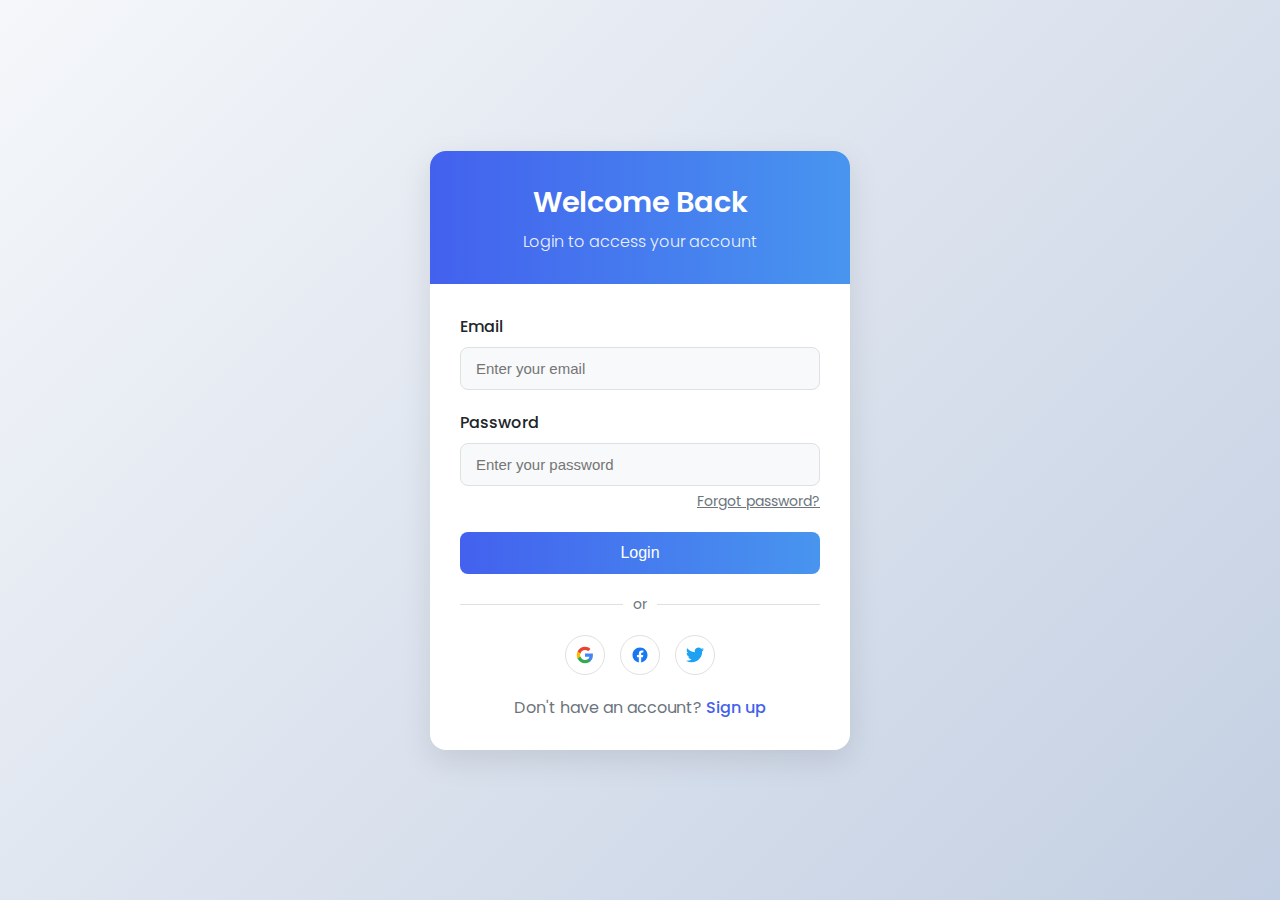
<file: public/index.html>
<!DOCTYPE html>
<html lang="en">
<head>
    <meta charset="UTF-8">
    <meta name="viewport" content="width=device-width, initial-scale=1.0">
    <title>Login</title>
    <link rel="stylesheet" href="/public/css/index.css">
    <link href="https://fonts.googleapis.com/css2?family=Poppins:wght@300;400;500;600&display=swap" rel="stylesheet">
</head>
<body>
    <div class="auth-container">
        <div class="auth-header">
            <h1>Welcome Back</h1>
            <p>Login to access your account</p>
        </div>
        
        <div class="auth-body">
            <form action="/login" method="POST">
                <div class="form-group">
                    <label for="email">Email</label>
                    <input type="email" id="email" name="email" class="form-control" placeholder="Enter your email" required>
                </div>
                
                <div class="form-group">
                    <label for="password">Password</label>
                    <input type="password" id="password" name="password" class="form-control" placeholder="Enter your password" required>
                    <a href="#" class="forgot-password">Forgot password?</a>
                </div>
                
                <button type="submit" class="btn">Login</button>
                
                <div class="divider">or</div>
                
                <div class="social-login">
                    <div class="social-btn">
                        <svg xmlns="http://www.w3.org/2000/svg" width="18" height="18" viewBox="0 0 24 24" fill="#4285F4">
                            <path d="M22.56 12.25c0-.78-.07-1.53-.2-2.25H12v4.26h5.92c-.26 1.37-1.04 2.53-2.21 3.31v2.77h3.57c2.08-1.92 3.28-4.74 3.28-8.09z" fill="#4285F4"/>
                            <path d="M12 23c2.97 0 5.46-.98 7.28-2.66l-3.57-2.77c-.98.66-2.23 1.06-3.71 1.06-2.86 0-5.29-1.93-6.16-4.53H2.18v2.84C3.99 20.53 7.7 23 12 23z" fill="#34A853"/>
                            <path d="M5.84 14.09c-.22-.66-.35-1.36-.35-2.09s.13-1.43.35-2.09V7.07H2.18C1.43 8.55 1 10.22 1 12s.43 3.45 1.18 4.93l2.85-2.22.81-.62z" fill="#FBBC05"/>
                            <path d="M12 5.38c1.62 0 3.06.56 4.21 1.64l3.15-3.15C17.45 2.09 14.97 1 12 1 7.7 1 3.99 3.47 2.18 7.07l3.66 2.84c.87-2.6 3.3-4.53 6.16-4.53z" fill="#EA4335"/>
                        </svg>
                    </div>
                    <div class="social-btn">
                        <svg xmlns="http://www.w3.org/2000/svg" width="18" height="18" viewBox="0 0 24 24" fill="#1877F2">
                            <path d="M22 12c0-5.523-4.477-10-10-10S2 6.477 2 12c0 4.991 3.657 9.128 8.438 9.878v-6.987h-2.54V12h2.54V9.797c0-2.506 1.492-3.89 3.777-3.89 1.094 0 2.238.195 2.238.195v2.46h-1.26c-1.243 0-1.63.771-1.63 1.562V12h2.773l-.443 2.89h-2.33v6.988C18.343 21.128 22 16.991 22 12z"/>
                        </svg>
                    </div>
                    <div class="social-btn">
                        <svg xmlns="http://www.w3.org/2000/svg" width="18" height="18" viewBox="0 0 24 24" fill="#1DA1F2">
                            <path d="M23.953 4.57a10 10 0 01-2.825.775 4.958 4.958 0 002.163-2.723c-.951.555-2.005.959-3.127 1.184a4.92 4.92 0 00-8.384 4.482C7.69 8.095 4.067 6.13 1.64 3.162a4.822 4.822 0 00-.666 2.475c0 1.71.87 3.213 2.188 4.096a4.904 4.904 0 01-2.228-.616v.06a4.923 4.923 0 003.946 4.827 4.996 4.996 0 01-2.212.085 4.936 4.936 0 004.604 3.417 9.867 9.867 0 01-6.102 2.105c-.39 0-.779-.023-1.17-.067a13.995 13.995 0 007.557 2.209c9.053 0 13.998-7.496 13.998-13.985 0-.21 0-.42-.015-.63A9.935 9.935 0 0024 4.59z"/>
                        </svg>
                    </div>
                </div>
            </form>
            
            <div class="auth-footer">
                Don't have an account? <a href="signup.html">Sign up</a>
            </div>
        </div>
    </div>
</body>
</html>
</file>
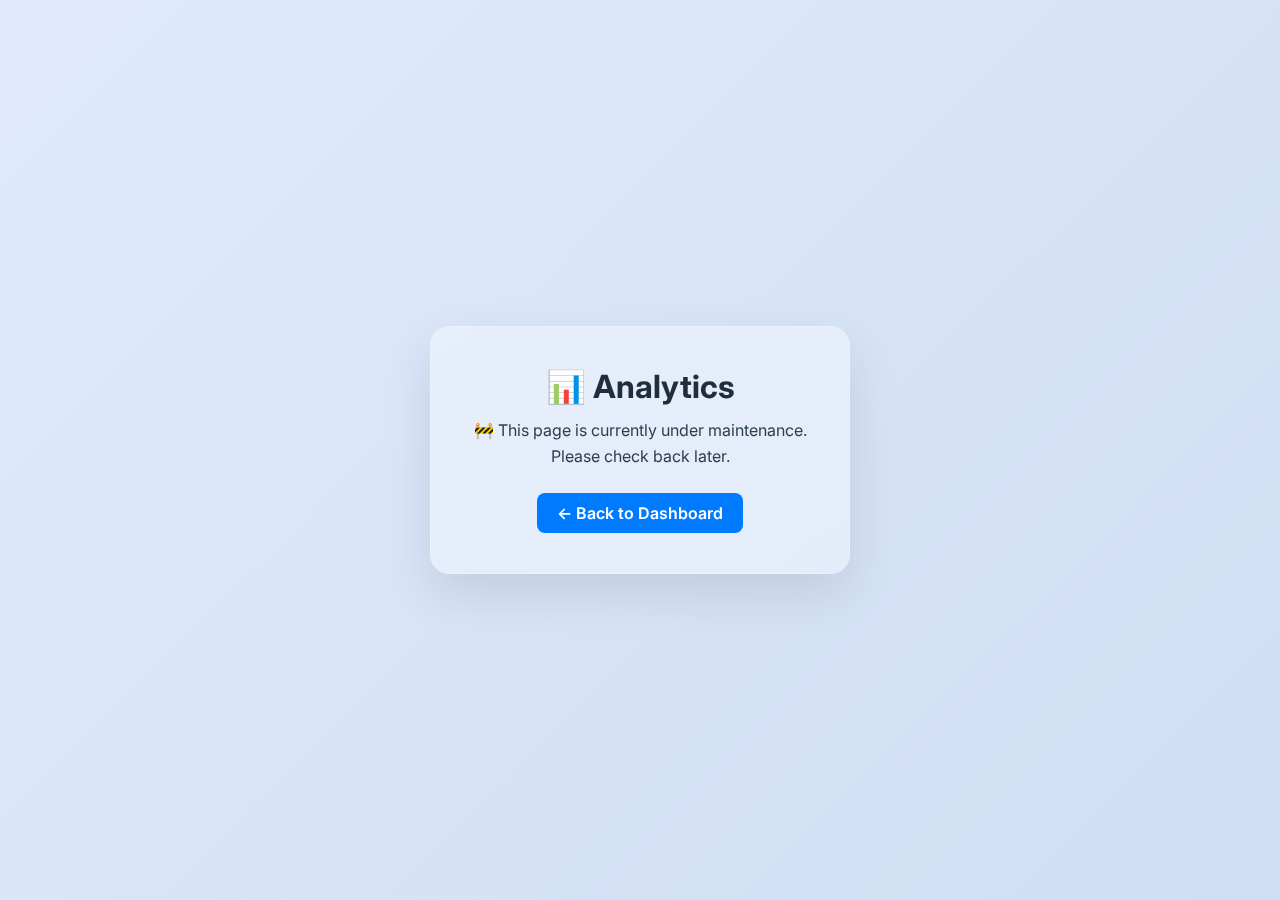
<file: analytics.html>
<!DOCTYPE html>
<html lang="en">
<head>
    <meta charset="UTF-8">
    <title>Analytics - Under Maintenance</title>
    <link rel="stylesheet" href="css/maintenance.css">
</head>
<body>
    <div class="maintenance-container">
        <h1>📊 Analytics</h1>
        <p>🚧 This page is currently under maintenance.<br>Please check back later.</p>
        <a href="dashboard.html">← Back to Dashboard</a>
    </div>
</body>
</html>
</file>
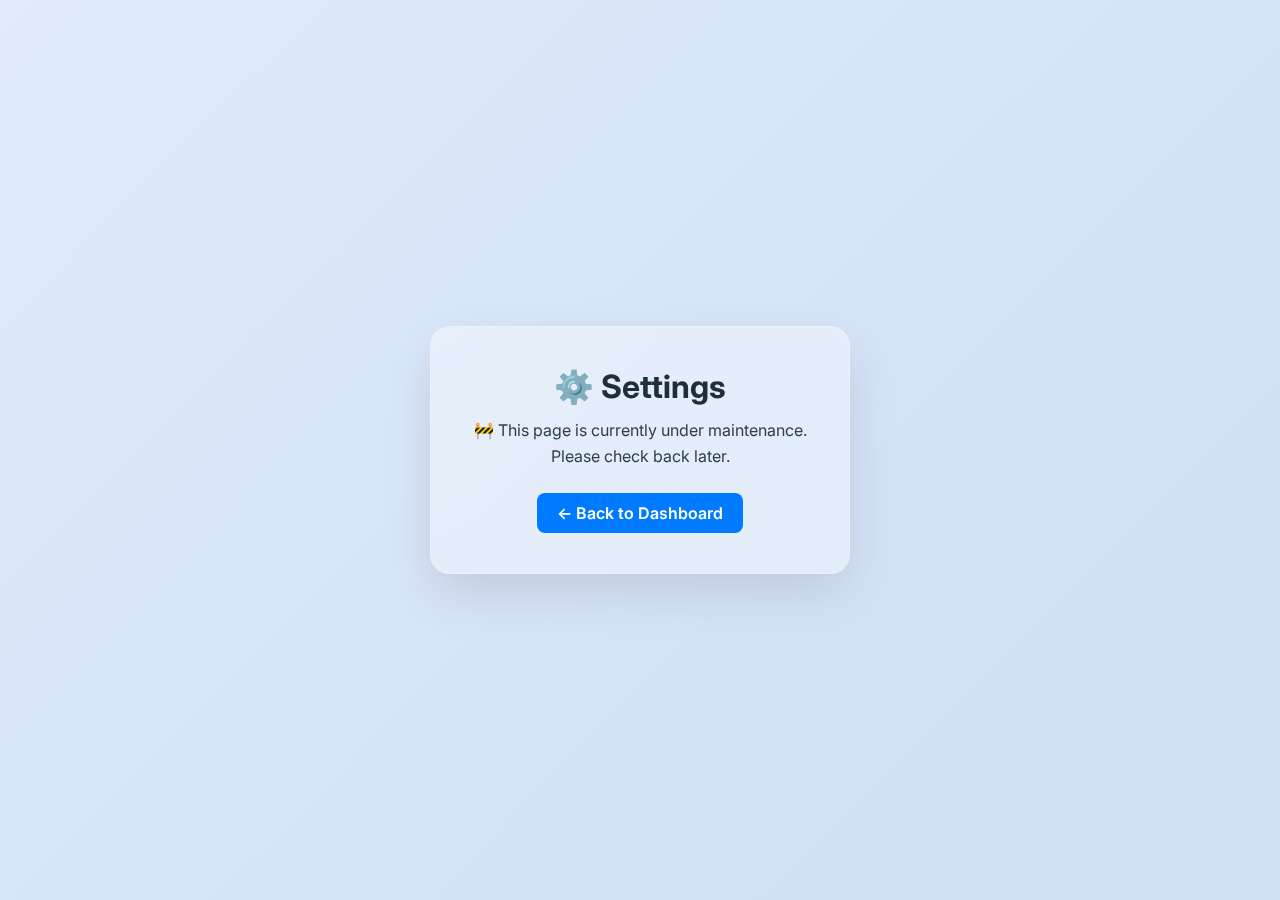
<file: settings.html>
<!DOCTYPE html>
<html lang="en">
<head>
    <meta charset="UTF-8">
    <title>Settings - Under Maintenance</title>
    <link rel="stylesheet" href="css/maintenance.css">
</head>
<body>
    <div class="maintenance-container">
        <h1>⚙️ Settings</h1>
        <p>🚧 This page is currently under maintenance.<br>Please check back later.</p>
        <a href="dashboard.html">← Back to Dashboard</a>
    </div>
</body>
</html>
</file>
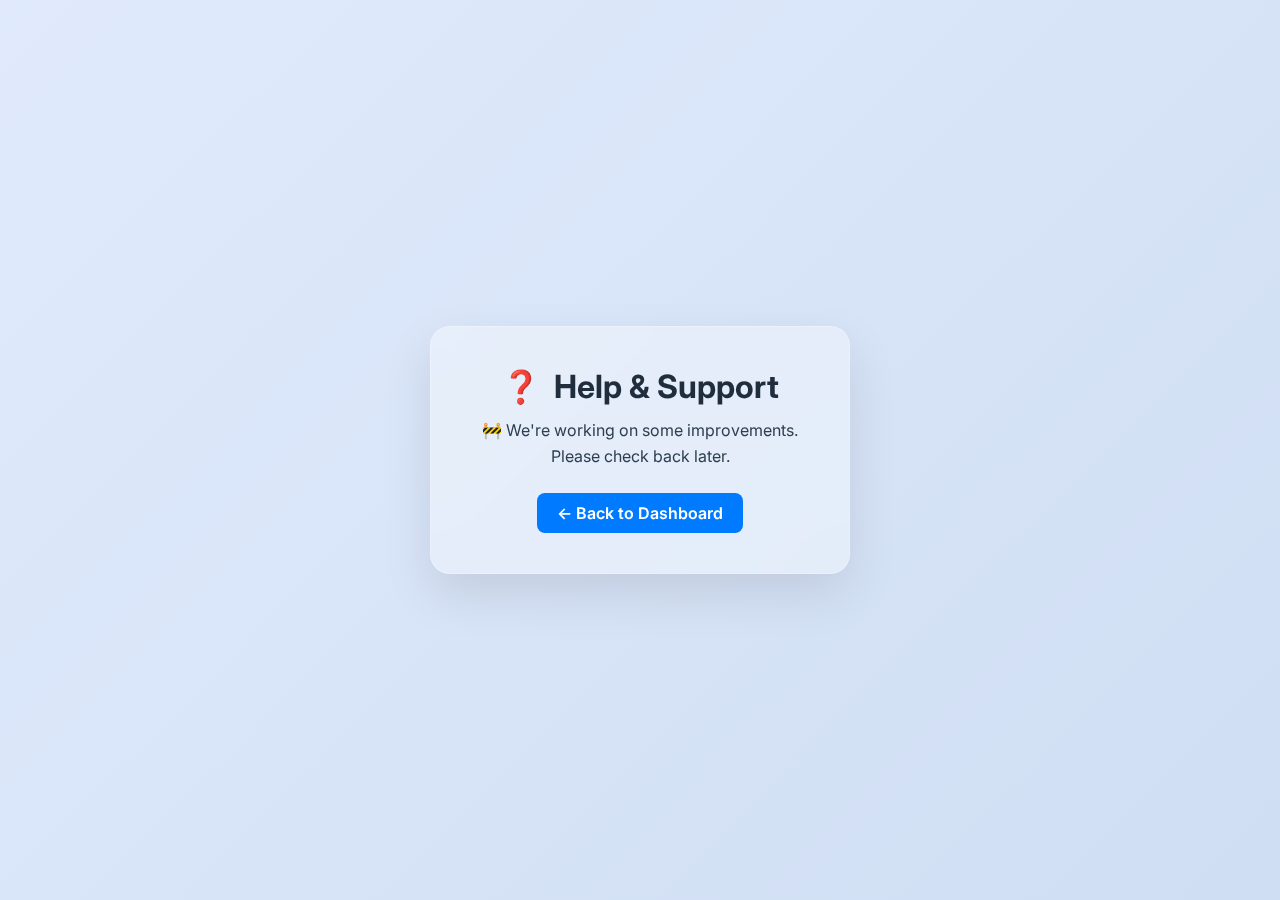
<file: support.html>
<!DOCTYPE html>
<html lang="en">
<head>
    <meta charset="UTF-8">
    <title>Help & Support - Under Maintenance</title>
    <link rel="stylesheet" href="css/maintenance.css">
</head>
<body>
    <div class="maintenance-container">
        <h1><span>❓</span> Help & Support</h1>
        <p>🚧 We're working on some improvements.<br>Please check back later.</p>
        <a href="dashboard.html">← Back to Dashboard</a>
    </div>
</body>
</html>
</file>
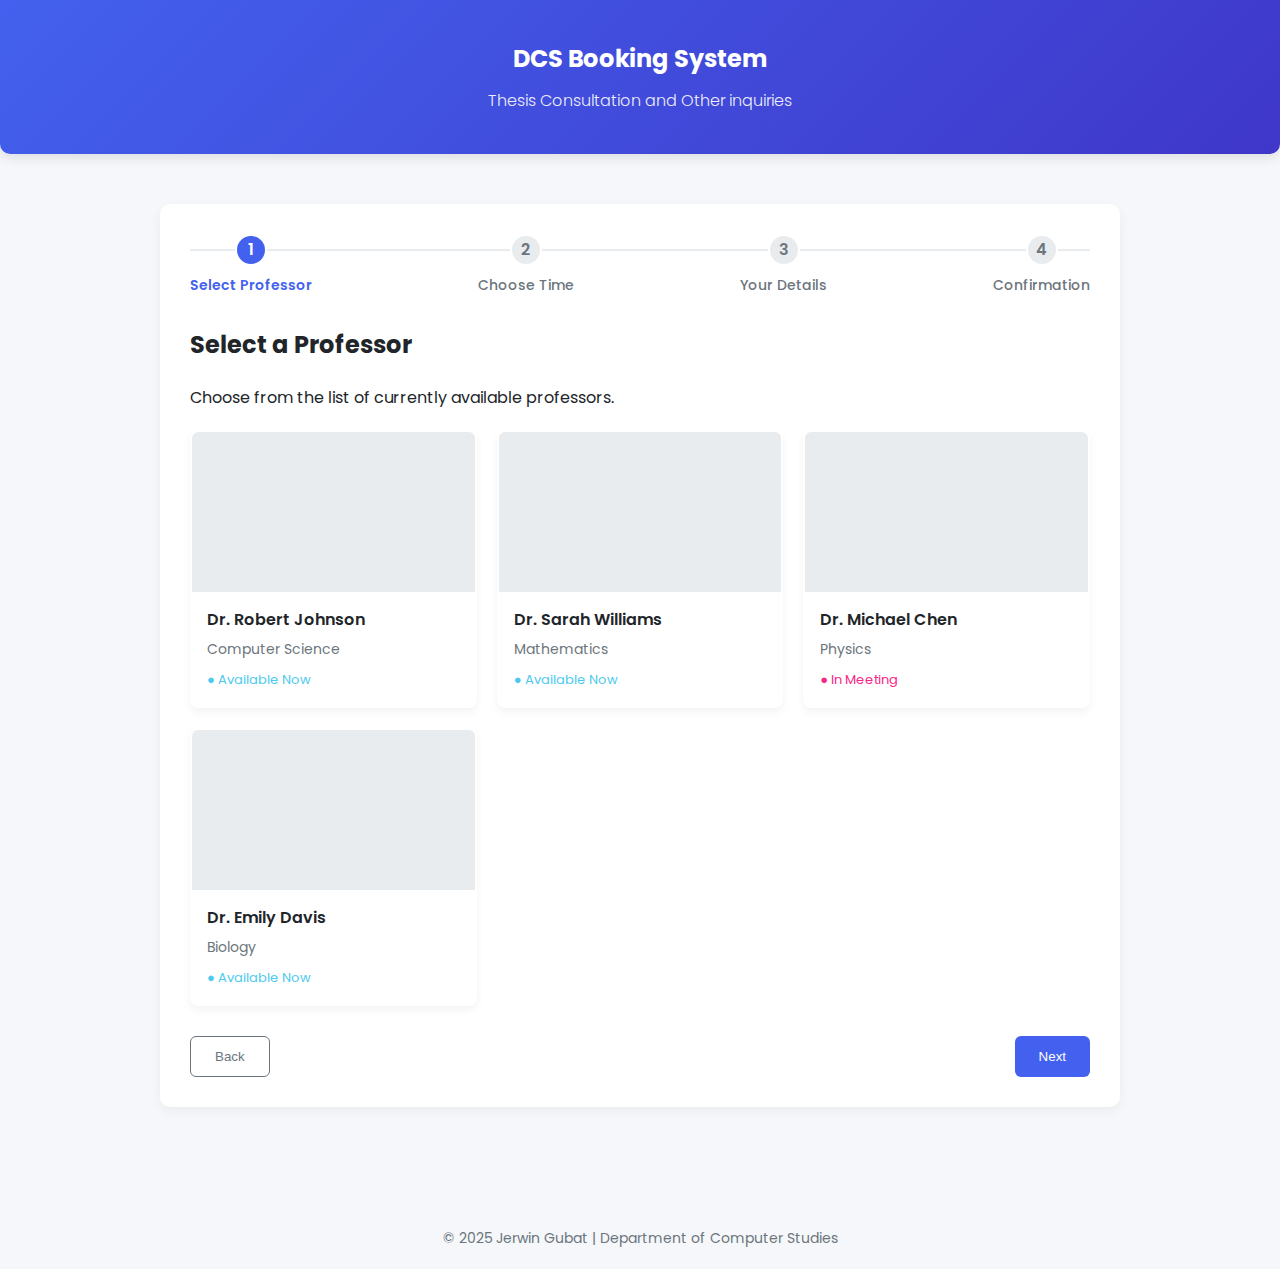
<file: public/homepage.html>
<!DOCTYPE html>
<html lang="en">
<head>
    <meta charset="UTF-8">
    <meta name="viewport" content="width=device-width, initial-scale=1.0">
    <title>DCS Booking System</title>
    <link rel="stylesheet" href="/public/css/homepage.css">
    <link href="https://fonts.googleapis.com/css2?family=Poppins:wght@300;400;500;600&display=swap" rel="stylesheet">
    <style>
        
    </style>
</head>
<body>
    <header>
        <div class="container">
            <div class="logo">DCS Booking System</div>
            <div class="tagline">Thesis Consultation and Other inquiries</div>
        </div>
    </header>

    <div class="container">
        <div class="booking-container">
            <div class="step-indicator">
                <div class="step active" id="step1-indicator">
                    <div class="step-number">1</div>
                    <div class="step-label">Select Professor</div>
                </div>
                <div class="step" id="step2-indicator">
                    <div class="step-number">2</div>
                    <div class="step-label">Choose Time</div>
                </div>
                <div class="step" id="step3-indicator">
                    <div class="step-number">3</div>
                    <div class="step-label">Your Details</div>
                </div>
                <div class="step" id="step4-indicator">
                    <div class="step-number">4</div>
                    <div class="step-label">Confirmation</div>
                </div>
            </div>
            
            <!-- Step 1: Select Professor -->
            <div class="step-content active" id="step1-content">
                <h2>Select a Professor</h2>
                <p>Choose from the list of currently available professors.</p>
                
                <div class="professor-grid" id="professor-grid">
                    <!-- Professor cards will be loaded here -->
                    <div class="professor-card" data-professor-id="1">
                        <div class="professor-image" style="background-image: url('https://randomuser.me/api/portraits/men/32.jpg');"></div>
                        <div class="professor-info">
                            <div class="professor-name">Dr. Robert Johnson</div>
                            <div class="professor-department">Computer Science</div>
                            <div class="professor-status status-available">● Available Now</div>
                        </div>
                    </div>
                    
                    <div class="professor-card" data-professor-id="2">
                        <div class="professor-image" style="background-image: url('https://randomuser.me/api/portraits/women/44.jpg');"></div>
                        <div class="professor-info">
                            <div class="professor-name">Dr. Sarah Williams</div>
                            <div class="professor-department">Mathematics</div>
                            <div class="professor-status status-available">● Available Now</div>
                        </div>
                    </div>
                    
                    <div class="professor-card" data-professor-id="3">
                        <div class="professor-image" style="background-image: url('https://randomuser.me/api/portraits/men/67.jpg');"></div>
                        <div class="professor-info">
                            <div class="professor-name">Dr. Michael Chen</div>
                            <div class="professor-department">Physics</div>
                            <div class="professor-status status-busy">● In Meeting</div>
                        </div>
                    </div>
                    
                    <div class="professor-card" data-professor-id="4">
                        <div class="professor-image" style="background-image: url('https://randomuser.me/api/portraits/women/63.jpg');"></div>
                        <div class="professor-info">
                            <div class="professor-name">Dr. Emily Davis</div>
                            <div class="professor-department">Biology</div>
                            <div class="professor-status status-available">● Available Now</div>
                        </div>
                    </div>
                </div>
                
                <div class="action-buttons">
                    <button class="btn btn-outline" disabled>Back</button>
                    <button class="btn btn-primary" id="step1-next" disabled>Next</button>
                </div>
            </div>
            
            <!-- Step 2: Choose Time -->
            <div class="step-content" id="step2-content">
                <h2>Select Available Time</h2>
                <p>Choose an available time slot for your appointment with <span id="selected-professor-name">Dr. Robert Johnson</span>.</p>
                
                <div class="calendar-container">
                    <div class="calendar-header">
                        <div class="calendar-title" id="current-month">June 2023</div>
                        <div class="calendar-nav">
                            <button id="prev-month"><</button>
                            <button id="next-month">></button>
                        </div>
                    </div>
                    
                    <div class="calendar-weekdays">
                        <div>Sun</div>
                        <div>Mon</div>
                        <div>Tue</div>
                        <div>Wed</div>
                        <div>Thu</div>
                        <div>Fri</div>
                        <div>Sat</div>
                    </div>
                    
                    <div class="calendar-days" id="calendar-days">
                        <!-- Calendar days will be generated by JavaScript -->
                    </div>
                </div>
                
                <div class="time-slots">
                    <h3>Available Time Slots for <span id="selected-date">Today</span></h3>
                    <div class="time-slots-grid" id="time-slots-grid">
                        <!-- Time slots will be loaded here -->
                        <div class="time-slot available" data-time="09:00">9:00 AM</div>
                        <div class="time-slot available" data-time="10:00">10:00 AM</div>
                        <div class="time-slot booked" data-time="11:00">11:00 AM</div>
                        <div class="time-slot available" data-time="13:00">1:00 PM</div>
                        <div class="time-slot available" data-time="14:00">2:00 PM</div>
                        <div class="time-slot booked" data-time="15:00">3:00 PM</div>
                    </div>
                </div>
                
                <div class="action-buttons">
                    <button class="btn btn-outline" id="step2-back">Back</button>
                    <button class="btn btn-primary" id="step2-next" disabled>Next</button>
                </div>
            </div>
            
            <!-- Step 3: Student Details -->
            <div class="step-content" id="step3-content">
                <h2>Your Information</h2>
                <p>Please provide your details to complete the booking.</p>
                
                <div class="student-info-form">
                    <div class="form-group">
                        <label for="student-name">Full Name</label>
                        <input type="text" id="student-name" class="form-control" placeholder="John Doe" required>
                    </div>
                    
                    <div class="form-group">
                        <label for="student-id">Student ID</label>
                        <input type="text" id="student-id" class="form-control" placeholder="A12345678" required>
                    </div>
                    
                    <div class="form-group">
                        <label for="student-email">Email (optional)</label>
                        <input type="email" id="student-email" class="form-control" placeholder="your@email.com">
                    </div>
                    
                    <div class="form-group">
                        <label for="appointment-purpose">Purpose of Meeting</label>
                        <select id="appointment-purpose" class="form-control">
                            <option value="course-advice">Course Advice</option>
                            <option value="research-discussion">Research Discussion</option>
                            <option value="project-help">Project Help</option>
                            <option value="other">Other</option>
                        </select>
                    </div>
                </div>
                
                <div class="confirmation-details">
                    <div class="detail-row">
                        <div class="detail-label">Professor:</div>
                        <div class="detail-value" id="confirm-professor">Dr. Robert Johnson</div>
                    </div>
                    <div class="detail-row">
                        <div class="detail-label">Date:</div>
                        <div class="detail-value" id="confirm-date">Today</div>
                    </div>
                    <div class="detail-row">
                        <div class="detail-label">Time:</div>
                        <div class="detail-value" id="confirm-time">10:00 AM</div>
                    </div>
                </div>
                
                <div class="action-buttons">
                    <button class="btn btn-outline" id="step3-back">Back</button>
                    <button class="btn btn-primary" id="step3-next">Complete Booking</button>
                </div>
            </div>
            
            <!-- Step 4: Confirmation -->
            <div class="step-content" id="step4-content">
                <div class="loading">
                    <div class="spinner"></div>
                    <h2>Processing Your Booking...</h2>
                </div>
                
                <div class="confirmation-success hidden">
                    <div class="confirmation-icon">✓</div>
                    <h2>Booking Confirmed!</h2>
                    <p>Your appointment has been successfully scheduled.</p>
                    
                    <div class="confirmation-details">
                        <div class="detail-row">
                            <div class="detail-label">Confirmation #:</div>
                            <div class="detail-value">WALK-5A2B9C</div>
                        </div>
                        <div class="detail-row">
                            <div class="detail-label">Professor:</div>
                            <div class="detail-value">Dr. Robert Johnson</div>
                        </div>
                        <div class="detail-row">
                            <div class="detail-label">Date:</div>
                            <div class="detail-value">Today</div>
                        </div>
                        <div class="detail-row">
                            <div class="detail-label">Time:</div>
                            <div class="detail-value">10:00 AM</div>
                        </div>
                        <div class="detail-row">
                            <div class="detail-label">Your Name:</div>
                            <div class="detail-value" id="confirmation-name">John Doe</div>
                        </div>
                    </div>
                    
                    <div class="queue-info">
                        <h3>Queue Information</h3>
                        <div class="queue-position">Your position: <span>2</span></div>
                        <p>Estimated wait time: <strong>15-20 minutes</strong></p>
                        <p>Please wait in the designated area until your name is called.</p>
                    </div>
                    
                    <div class="action-buttons" style="justify-content: center; margin-top: 30px;">
                        <button class="btn btn-primary" id="new-booking">Book Another Appointment</button>
                    </div>
                </div>
            </div>
        </div>
    </div>

    <footer>
        <p>© 2025 Jerwin Gubat | Department of Computer Studies</p>
    </footer>
    <script src="/public/js/homepage.js"></script>
</body>
</html>
</file>
<file: public/css/index.css>
:root {
    --primary: #4361ee;
    --primary-light: #4895ef;
    --dark: #212529;
    --light: #f8f9fa;
    --gray: #6c757d;
    --danger: #e63946;
}

* {
    margin: 0;
    padding: 0;
    box-sizing: border-box;
}

body {
    font-family: 'Poppins', sans-serif;
    background: linear-gradient(135deg, #f5f7fa 0%, #c3cfe2 100%);
    display: flex;
    justify-content: center;
    align-items: center;
    min-height: 100vh;
    padding: 20px;
}

.auth-container {
    background: white;
    border-radius: 16px;
    box-shadow: 0 10px 30px rgba(0, 0, 0, 0.1);
    width: 100%;
    max-width: 420px;
    overflow: hidden;
    position: relative;
}

.auth-header {
    background: linear-gradient(to right, var(--primary), var(--primary-light));
    color: white;
    padding: 30px;
    text-align: center;
}

.auth-header h1 {
    font-weight: 600;
    font-size: 1.8rem;
    margin-bottom: 5px;
}

.auth-header p {
    opacity: 0.9;
    font-weight: 300;
}

.auth-body {
    padding: 30px;
}

.form-group {
    margin-bottom: 20px;
    position: relative;
}

.form-group label {
    display: block;
    margin-bottom: 8px;
    font-weight: 500;
    color: var(--dark);
}

.form-control {
    width: 100%;
    padding: 12px 15px;
    border: 1px solid #e0e0e0;
    border-radius: 8px;
    font-size: 15px;
    transition: all 0.3s;
    background-color: var(--light);
}

.form-control:focus {
    outline: none;
    border-color: var(--primary);
    box-shadow: 0 0 0 3px rgba(67, 97, 238, 0.2);
}

.btn {
    display: inline-block;
    width: 100%;
    padding: 12px;
    background: linear-gradient(to right, var(--primary), var(--primary-light));
    color: white;
    border: none;
    border-radius: 8px;
    font-size: 16px;
    font-weight: 500;
    cursor: pointer;
    transition: all 0.3s;
}

.btn:hover {
    opacity: 0.9;
    transform: translateY(-2px);
}

.auth-footer {
    text-align: center;
    margin-top: 20px;
    color: var(--gray);
}

.auth-footer a {
    color: var(--primary);
    text-decoration: none;
    font-weight: 500;
}

.auth-footer a:hover {
    text-decoration: underline;
}

.forgot-password {
    display: block;
    text-align: right;
    margin-top: 5px;
    font-size: 14px;
    color: var(--gray);
}

.forgot-password:hover {
    color: var(--primary);
}

.divider {
    display: flex;
    align-items: center;
    margin: 20px 0;
    color: var(--gray);
    font-size: 14px;
}

.divider::before, .divider::after {
    content: "";
    flex: 1;
    border-bottom: 1px solid #e0e0e0;
}

.divider::before {
    margin-right: 10px;
}

.divider::after {
    margin-left: 10px;
}

.social-login {
    display: flex;
    justify-content: center;
    gap: 15px;
    margin-bottom: 20px;
}

.social-btn {
    width: 40px;
    height: 40px;
    border-radius: 50%;
    display: flex;
    align-items: center;
    justify-content: center;
    background: white;
    border: 1px solid #e0e0e0;
    cursor: pointer;
    transition: all 0.3s;
}

.social-btn:hover {
    transform: translateY(-3px);
    box-shadow: 0 5px 15px rgba(0, 0, 0, 0.1);
}
</file>
<file: css/maintenance.css>
/* css/maintenance.css */
@import url('https://fonts.googleapis.com/css2?family=Inter:wght@400;600&display=swap');

* {
    margin: 0;
    padding: 0;
    box-sizing: border-box;
}

body {
    height: 100vh;
    background: linear-gradient(135deg, #e0eafc, #cfdef3);
    display: flex;
    align-items: center;
    justify-content: center;
    font-family: 'Inter', sans-serif;
    color: #333;
}

.maintenance-container {
    backdrop-filter: blur(15px);
    background: rgba(255, 255, 255, 0.35);
    border: 1px solid rgba(255, 255, 255, 0.25);
    border-radius: 20px;
    padding: 40px 30px;
    text-align: center;
    width: 90%;
    max-width: 420px;
    box-shadow: 0 20px 50px rgba(0, 0, 0, 0.1);
}

.maintenance-container h1 {
    font-size: 2rem;
    margin-bottom: 12px;
    display: flex;
    align-items: center;
    justify-content: center;
    gap: 0.4em;
    color: #1f2d3d;
}

.maintenance-container h1 span {
    animation: pulse 2s infinite ease-in-out;
}

@keyframes pulse {
    0%, 100% { transform: scale(1); opacity: 1; }
    50% { transform: scale(1.15); opacity: 0.8; }
}

.maintenance-container p {
    font-size: 1rem;
    line-height: 1.6;
    color: #2c3e50;
    margin-bottom: 24px;
}

.maintenance-container a {
    display: inline-block;
    padding: 10px 20px;
    background-color: #007BFF;
    color: white;
    text-decoration: none;
    border-radius: 8px;
    font-weight: 600;
    transition: background-color 0.3s ease;
}

.maintenance-container a:hover {
    background-color: #0056b3;
}
</file>
<file: public/css/homepage.css>
:root {
    --primary: #4361ee;
    --primary-light: #4895ef;
    --secondary: #3f37c9;
    --dark: #212529;
    --light: #f8f9fa;
    --gray: #6c757d;
    --light-gray: #e9ecef;
    --success: #4cc9f0;
    --danger: #f72585;
    --warning: #f8961e;
}

* {
    margin: 0;
    padding: 0;
    box-sizing: border-box;
}

body {
    font-family: 'Poppins', sans-serif;
    background-color: #f5f7fa;
    color: var(--dark);
    line-height: 1.6;
}

.container {
    max-width: 1000px;
    margin: 0 auto;
    padding: 20px;
}

header {
    background: linear-gradient(135deg, var(--primary), var(--secondary));
    color: white;
    padding: 20px 0;
    text-align: center;
    border-radius: 0 0 10px 10px;
    box-shadow: 0 4px 12px rgba(0, 0, 0, 0.1);
    margin-bottom: 30px;
}

.logo {
    font-size: 24px;
    font-weight: 700;
    margin-bottom: 10px;
}

.tagline {
    font-weight: 300;
    opacity: 0.9;
}

.booking-container {
    background: white;
    border-radius: 10px;
    box-shadow: 0 4px 12px rgba(0, 0, 0, 0.05);
    padding: 30px;
    margin-bottom: 30px;
}

.step-indicator {
    display: flex;
    justify-content: space-between;
    margin-bottom: 30px;
    position: relative;
}

.step-indicator::before {
    content: '';
    position: absolute;
    top: 15px;
    left: 0;
    right: 0;
    height: 2px;
    background: var(--light-gray);
    z-index: 1;
}

.step {
    display: flex;
    flex-direction: column;
    align-items: center;
    position: relative;
    z-index: 2;
}

.step-number {
    width: 32px;
    height: 32px;
    border-radius: 50%;
    background: var(--light-gray);
    color: var(--gray);
    display: flex;
    justify-content: center;
    align-items: center;
    font-weight: 600;
    margin-bottom: 8px;
    border: 2px solid white;
}

.step.active .step-number {
    background: var(--primary);
    color: white;
}

.step.completed .step-number {
    background: var(--success);
    color: white;
}

.step-label {
    font-size: 14px;
    color: var(--gray);
    font-weight: 500;
}

.step.active .step-label {
    color: var(--primary);
    font-weight: 600;
}

.step.completed .step-label {
    color: var(--success);
}

.step-content {
    display: none;
}

.step-content.active {
    display: block;
    animation: fadeIn 0.5s ease;
}

@keyframes fadeIn {
    from { opacity: 0; transform: translateY(10px); }
    to { opacity: 1; transform: translateY(0); }
}

h2 {
    margin-bottom: 20px;
    color: var(--dark);
}

.professor-grid {
    display: grid;
    grid-template-columns: repeat(auto-fill, minmax(220px, 1fr));
    gap: 20px;
    margin-top: 20px;
}

.professor-card {
    background: white;
    border-radius: 8px;
    overflow: hidden;
    box-shadow: 0 4px 8px rgba(0, 0, 0, 0.05);
    transition: transform 0.3s, box-shadow 0.3s;
    cursor: pointer;
    border: 2px solid transparent;
}

.professor-card:hover {
    transform: translateY(-5px);
    box-shadow: 0 8px 16px rgba(0, 0, 0, 0.1);
}

.professor-card.selected {
    border-color: var(--primary);
}

.professor-image {
    height: 160px;
    background-color: var(--light-gray);
    background-size: cover;
    background-position: center;
}

.professor-info {
    padding: 15px;
}

.professor-name {
    font-weight: 600;
    margin-bottom: 5px;
}

.professor-department {
    color: var(--gray);
    font-size: 14px;
    margin-bottom: 10px;
}

.professor-status {
    display: flex;
    align-items: center;
    font-size: 13px;
}

.status-available {
    color: var(--success);
}

.status-busy {
    color: var(--danger);
}

.calendar-container {
    margin-top: 20px;
}

.calendar-header {
    display: flex;
    justify-content: space-between;
    align-items: center;
    margin-bottom: 20px;
}

.calendar-title {
    font-size: 18px;
    font-weight: 600;
}

.calendar-nav {
    display: flex;
    gap: 10px;
}

.calendar-nav button {
    background: var(--light-gray);
    border: none;
    width: 32px;
    height: 32px;
    border-radius: 50%;
    display: flex;
    align-items: center;
    justify-content: center;
    cursor: pointer;
    transition: background 0.3s;
}

.calendar-nav button:hover {
    background: var(--primary);
    color: white;
}

.calendar-weekdays {
    display: grid;
    grid-template-columns: repeat(7, 1fr);
    text-align: center;
    font-weight: 500;
    margin-bottom: 10px;
}

.calendar-days {
    display: grid;
    grid-template-columns: repeat(7, 1fr);
    gap: 8px;
}

.calendar-day {
    aspect-ratio: 1;
    display: flex;
    flex-direction: column;
    align-items: center;
    justify-content: center;
    background: white;
    border-radius: 8px;
    cursor: pointer;
    transition: all 0.3s;
    border: 1px solid var(--light-gray);
}

.calendar-day:hover {
    background: var(--light);
}

.calendar-day.disabled {
    color: var(--gray);
    background: var(--light-gray);
    cursor: not-allowed;
}

.calendar-day.selected {
    background: var(--primary);
    color: white;
    font-weight: 600;
}

.calendar-day.has-availability::after {
    content: '';
    width: 6px;
    height: 6px;
    background: var(--success);
    border-radius: 50%;
    margin-top: 4px;
}

.time-slots {
    margin-top: 30px;
}

.time-slots-grid {
    display: grid;
    grid-template-columns: repeat(auto-fill, minmax(120px, 1fr));
    gap: 10px;
    margin-top: 15px;
}

.time-slot {
    padding: 10px;
    text-align: center;
    background: white;
    border-radius: 6px;
    border: 1px solid var(--light-gray);
    cursor: pointer;
    transition: all 0.3s;
}

.time-slot:hover {
    background: var(--light);
}

.time-slot.selected {
    background: var(--primary);
    color: white;
    border-color: var(--primary);
}

.time-slot.booked {
    background: var(--danger);
    color: white;
    cursor: not-allowed;
    opacity: 0.7;
}

.time-slot.available {
    background: var(--success);
    color: white;
}

.student-info-form {
    margin-top: 20px;
}

.form-group {
    margin-bottom: 20px;
}

.form-group label {
    display: block;
    margin-bottom: 8px;
    font-weight: 500;
    color: var(--dark);
}

.form-control {
    width: 100%;
    padding: 12px 15px;
    border: 1px solid #e0e0e0;
    border-radius: 8px;
    font-size: 15px;
    transition: all 0.3s;
    background-color: var(--light);
}

.form-control:focus {
    outline: none;
    border-color: var(--primary);
    box-shadow: 0 0 0 3px rgba(67, 97, 238, 0.2);
}

.confirmation-details {
    background: white;
    border-radius: 8px;
    padding: 20px;
    margin-bottom: 20px;
    box-shadow: 0 4px 8px rgba(0, 0, 0, 0.05);
}

.detail-row {
    display: flex;
    margin-bottom: 15px;
}

.detail-label {
    font-weight: 600;
    width: 120px;
    color: var(--gray);
}

.detail-value {
    flex: 1;
}

.queue-info {
    background: var(--light);
    border-radius: 8px;
    padding: 15px;
    margin-top: 20px;
}

.queue-position {
    font-size: 24px;
    font-weight: 700;
    color: var(--primary);
    text-align: center;
    margin: 10px 0;
}

.action-buttons {
    display: flex;
    justify-content: space-between;
    margin-top: 30px;
}

.btn {
    padding: 12px 24px;
    border-radius: 6px;
    font-weight: 500;
    cursor: pointer;
    transition: all 0.3s;
    border: none;
}

.btn-primary {
    background: var(--primary);
    color: white;
}

.btn-primary:hover {
    background: var(--secondary);
    transform: translateY(-2px);
}

.btn-outline {
    background: transparent;
    border: 1px solid var(--gray);
    color: var(--gray);
}

.btn-outline:hover {
    border-color: var(--primary);
    color: var(--primary);
}

.btn-disabled {
    background: var(--light-gray);
    color: var(--gray);
    cursor: not-allowed;
}

.hidden {
    display: none;
}

.loading {
    text-align: center;
    padding: 30px;
}

.spinner {
    border: 4px solid rgba(0, 0, 0, 0.1);
    border-radius: 50%;
    border-top: 4px solid var(--primary);
    width: 40px;
    height: 40px;
    animation: spin 1s linear infinite;
    margin: 0 auto 20px;
}

@keyframes spin {
    0% { transform: rotate(0deg); }
    100% { transform: rotate(360deg); }
}

.confirmation-success {
    text-align: center;
}

.confirmation-icon {
    font-size: 60px;
    color: var(--success);
    margin-bottom: 20px;
}

footer {
    text-align: center;
    padding: 20px;
    color: var(--gray);
    font-size: 14px;
    margin-top: 50px;
}

@media (max-width: 768px) {
    .professor-grid {
        grid-template-columns: repeat(auto-fill, minmax(180px, 1fr));
    }
    
    .container {
        padding: 15px;
    }
    
    .booking-container {
        padding: 20px;
    }
}
</file>
